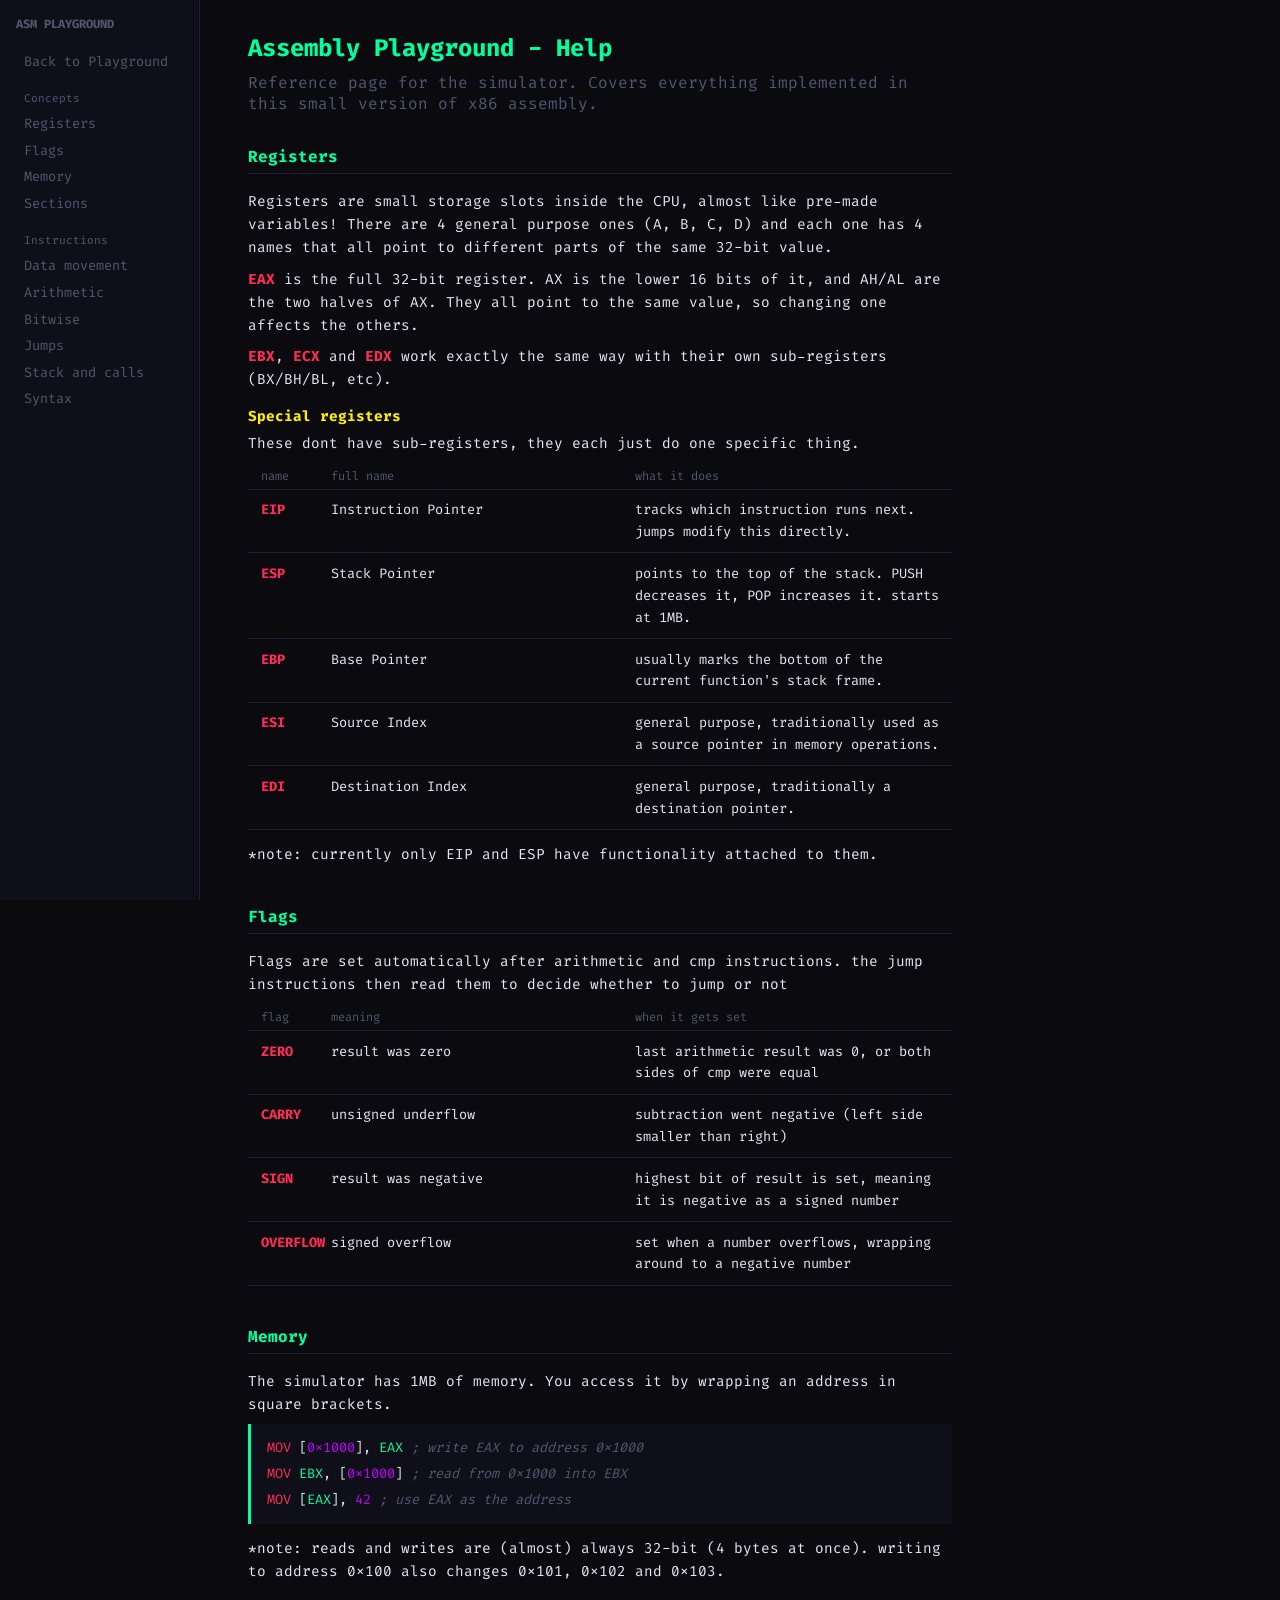
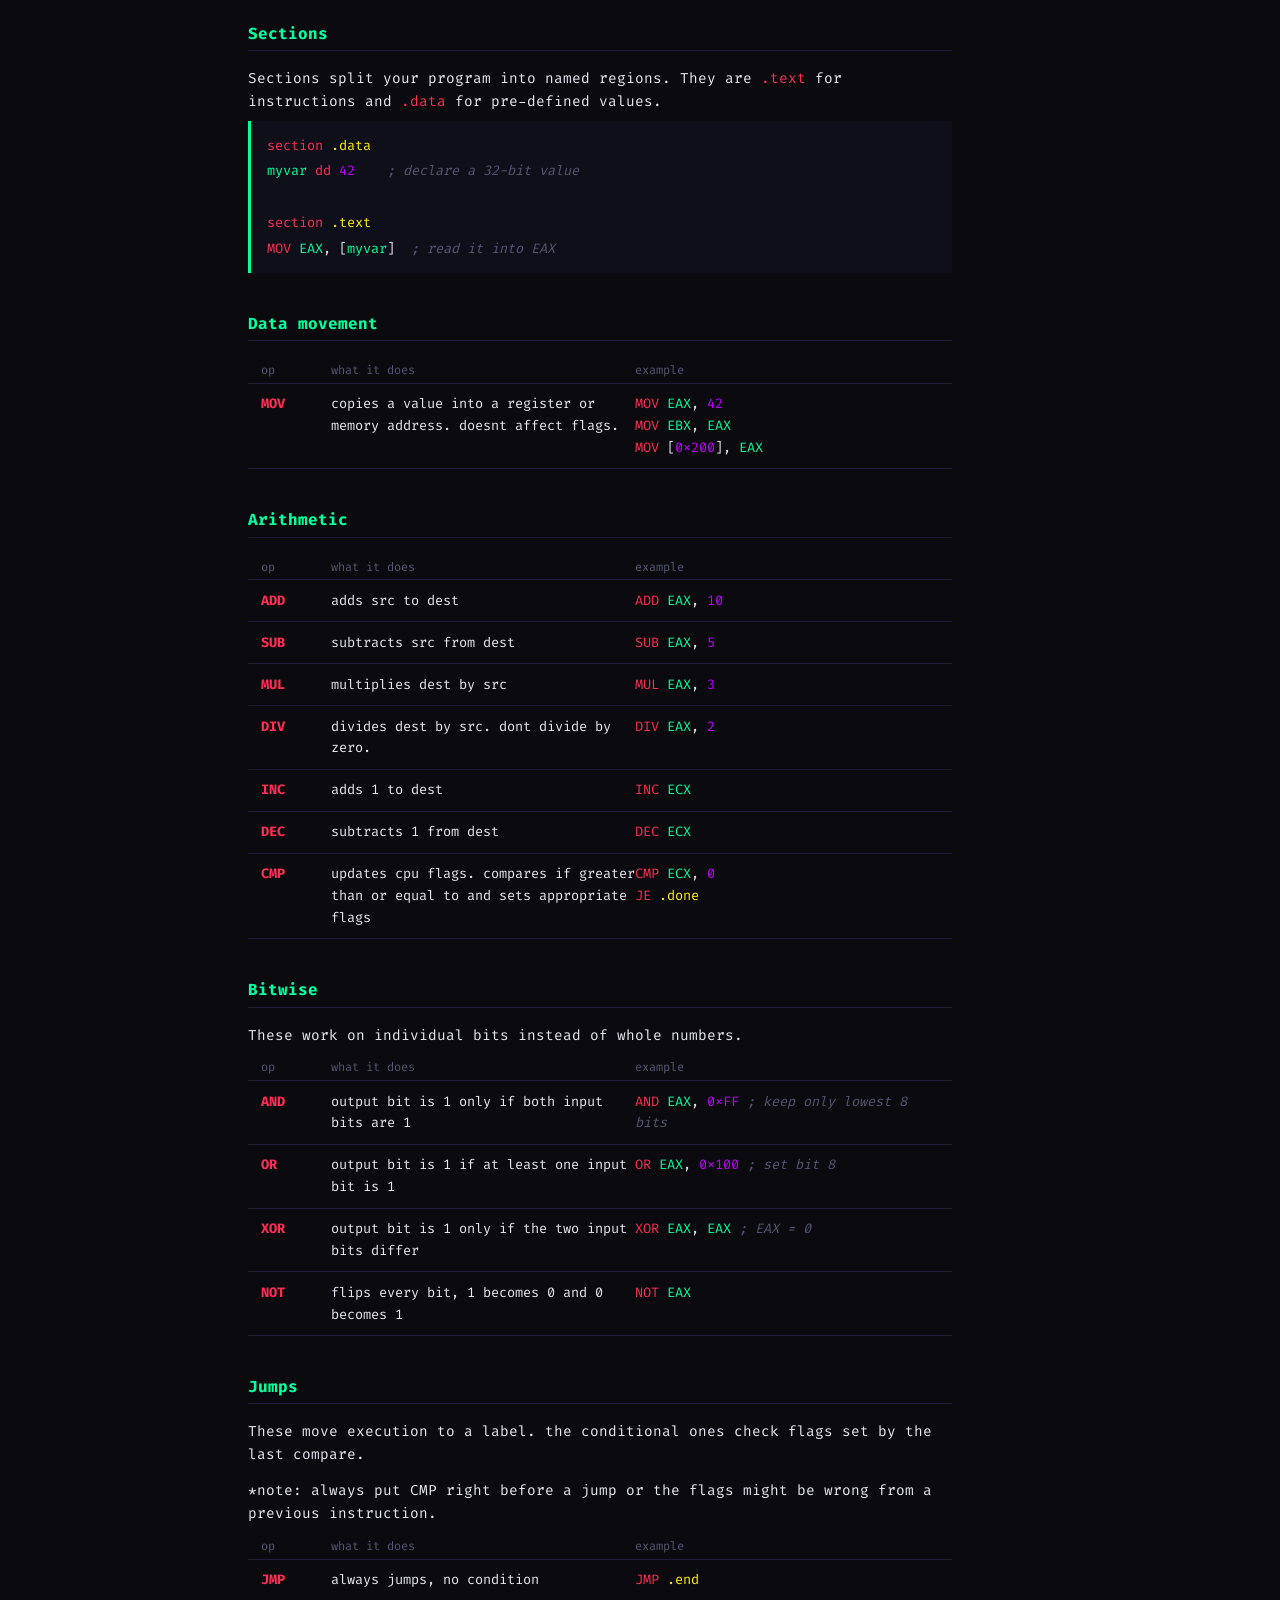
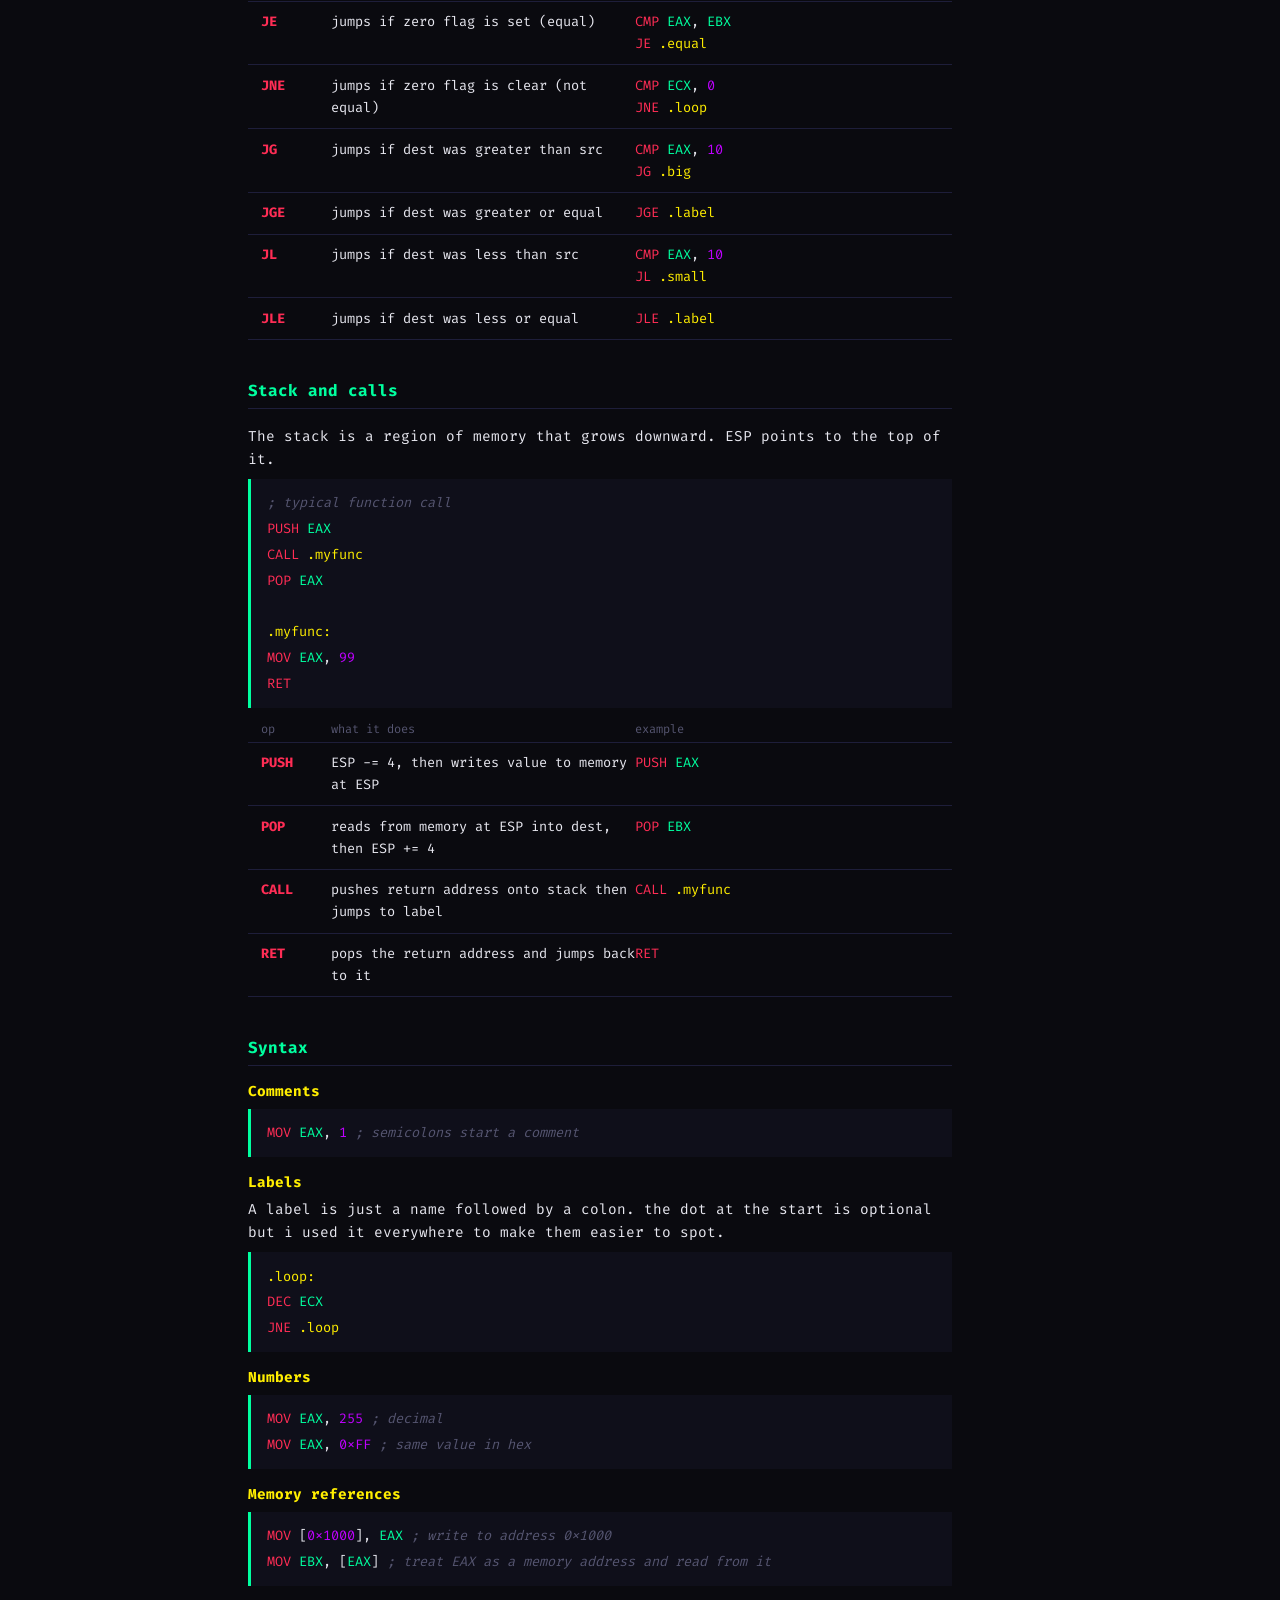
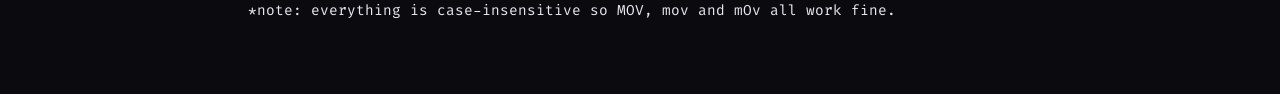
<file: help.html>
<!DOCTYPE html>
<html>
<head>
    <title>Assembly Playground - Help</title>
    <link rel="icon" type="image/x-icon" href="icon.png">
    <link rel="stylesheet" href="css/help.css">

    <!-- import google font -->
    <link href="https://fonts.googleapis.com/css2?family=Fira+Code&display=swap" rel="stylesheet">
</head>
<body>
<div class="page">
    <div class="sidebar">
        <h1>ASM PLAYGROUND</h1>
        <a href="index.html">Back to Playground</a>
        <span class="group">Concepts</span>
        <a href="#registers">Registers</a>
        <a href="#flags">Flags</a>
        <a href="#memory">Memory</a>
        <a href="#sections">Sections</a>
        <span class="group">Instructions</span>
        <a href="#data">Data movement</a>
        <a href="#arithmetic">Arithmetic</a>
        <a href="#bitwise">Bitwise</a>
        <a href="#jumps">Jumps</a>
        <a href="#stack">Stack and calls</a>
        <a href="#syntax">Syntax</a>
    </div>

    <div class="content">
        <h1>Assembly Playground - Help</h1>
        <p>Reference page for the simulator. Covers everything implemented in this small version of x86 assembly.</p>

        <!-- registers -->
        <div class="section" id="registers">
            <h2>Registers</h2>
            <p>Registers are small storage slots inside the CPU, almost like pre-made variables! There are 4 general purpose ones (A, B, C, D) and each one has 4 names that all point to different parts of the same 32-bit value.</p>

            <p><span class="op">EAX</span> is the full 32-bit register. AX is the lower 16 bits of it, and AH/AL are the two halves of AX. They all point to the same value, so changing one affects the others.</p>
            <p><span class="op">EBX</span>, <span class="op">ECX</span> and <span class="op">EDX</span> work exactly the same way with their own sub-registers (BX/BH/BL, etc).</p>

            <h3>Special registers</h3>
            <p>These dont have sub-registers, they each just do one specific thing.</p>

            <div class="row-header">
                <div>name</div><div>full name</div><div>what it does</div>
            </div>
            <div class="row">
                <div class="op">EIP</div>
                <div>Instruction Pointer</div>
                <div>tracks which instruction runs next. jumps modify this directly.</div>
            </div>
            <div class="row">
                <div class="op">ESP</div>
                <div>Stack Pointer</div>
                <div>points to the top of the stack. PUSH decreases it, POP increases it. starts at 1MB.</div>
            </div>
            <div class="row">
                <div class="op">EBP</div>
                <div>Base Pointer</div>
                <div>usually marks the bottom of the current function's stack frame.</div>
            </div>
            <div class="row">
                <div class="op">ESI</div>
                <div>Source Index</div>
                <div>general purpose, traditionally used as a source pointer in memory operations.</div>
            </div>
            <div class="row">
                <div class="op">EDI</div>
                <div>Destination Index</div>
                <div>general purpose, traditionally a destination pointer.</div>
            </div>
            <p class="note">*note: currently only EIP and ESP have functionality attached to them.</p>
        </div>

        <!-- flags -->
        <div class="section" id="flags">
            <h2>Flags</h2>
            <p>Flags are set automatically after arithmetic and cmp instructions. the jump instructions then read them to decide whether to jump or not</p>

            <div class="row-header">
                <div>flag</div><div>meaning</div><div>when it gets set</div>
            </div>
            <div class="row">
                <div class="op">ZERO</div>
                <div>result was zero</div>
                <div>last arithmetic result was 0, or both sides of cmp were equal</div>
            </div>
            <div class="row">
                <div class="op">CARRY</div>
                <div>unsigned underflow</div>
                <div>subtraction went negative (left side smaller than right)</div>
            </div>
            <div class="row">
                <div class="op">SIGN</div>
                <div>result was negative</div>
                <div>highest bit of result is set, meaning it is negative as a signed number</div>
            </div>
            <div class="row">
                <div class="op">OVERFLOW</div>
                <div>signed overflow</div>
                <div>set when a number overflows, wrapping around to a negative number</div>
            </div>
        </div>

        <!-- memory -->
        <div class="section" id="memory">
            <h2>Memory</h2>
            <p>The simulator has 1MB of memory. You access it by wrapping an address in square brackets.</p>

            <div class="code">
                <span class="keyword">MOV</span> [<span class="num">0x1000</span>], <span class="reg">EAX</span>    <span class="comment">; write EAX to address 0x1000</span><br>
                <span class="keyword">MOV</span> <span class="reg">EBX</span>, [<span class="num">0x1000</span>]    <span class="comment">; read from 0x1000 into EBX</span><br>
                <span class="keyword">MOV</span> [<span class="reg">EAX</span>], <span class="num">42</span>         <span class="comment">; use EAX as the address</span>
            </div>

            <p class="note">*note: reads and writes are (almost) always 32-bit (4 bytes at once). writing to address 0x100 also changes 0x101, 0x102 and 0x103.</p>
        </div>

        <!-- sections -->
        <div class="section" id="sections">
            <h2>Sections</h2>
            <p>Sections split your program into named regions. They are <span class="keyword">.text</span> for instructions and <span class="keyword">.data</span> for pre-defined values.</p>

            <div class="code">
                <span class="keyword">section</span> <span class="label">.data</span><br>
                <span class="reg">myvar</span> <span class="keyword">dd</span> <span class="num">42</span>&nbsp;&nbsp;&nbsp;&nbsp;<span class="comment">; declare a 32-bit value</span><br>
                <br>
                <span class="keyword">section</span> <span class="label">.text</span><br>
                <span class="keyword">MOV</span> <span class="reg">EAX</span>, [<span class="reg">myvar</span>]&nbsp;&nbsp;<span class="comment">; read it into EAX</span>
            </div>
        </div>

        <!-- data movement -->
        <div class="section" id="data">
            <h2>Data movement</h2>

            <div class="row-header">
                <div>op</div><div>what it does</div><div>example</div>
            </div>
            <div class="row">
                <div class="op">MOV</div>
                <div>copies a value into a register or memory address. doesnt affect flags.</div>
                <div>
                    <span class="keyword">MOV</span> <span class="reg">EAX</span>, <span class="num">42</span><br>
                    <span class="keyword">MOV</span> <span class="reg">EBX</span>, <span class="reg">EAX</span><br>
                    <span class="keyword">MOV</span> [<span class="num">0x200</span>], <span class="reg">EAX</span>
                </div>
            </div>
        </div>

        <!-- arithmetic -->
        <div class="section" id="arithmetic">
            <h2>Arithmetic</h2>

            <div class="row-header">
                <div>op</div><div>what it does</div><div>example</div>
            </div>
            <div class="row">
                <div class="op">ADD</div>
                <div>adds src to dest</div>
                <div><span class="keyword">ADD</span> <span class="reg">EAX</span>, <span class="num">10</span></div>
            </div>
            <div class="row">
                <div class="op">SUB</div>
                <div>subtracts src from dest</div>
                <div><span class="keyword">SUB</span> <span class="reg">EAX</span>, <span class="num">5</span></div>
            </div>
            <div class="row">
                <div class="op">MUL</div>
                <div>multiplies dest by src</div>
                <div><span class="keyword">MUL</span> <span class="reg">EAX</span>, <span class="num">3</span></div>
            </div>
            <div class="row">
                <div class="op">DIV</div>
                <div>divides dest by src. dont divide by zero.</div>
                <div><span class="keyword">DIV</span> <span class="reg">EAX</span>, <span class="num">2</span></div>
            </div>
            <div class="row">
                <div class="op">INC</div>
                <div>adds 1 to dest</div>
                <div><span class="keyword">INC</span> <span class="reg">ECX</span></div>
            </div>
            <div class="row">
                <div class="op">DEC</div>
                <div>subtracts 1 from dest</div>
                <div><span class="keyword">DEC</span> <span class="reg">ECX</span></div>
            </div>
            <div class="row">
                <div class="op">CMP</div>
                <div>updates cpu flags. compares if greater than or equal to and sets appropriate flags</div>
                <div>
                    <span class="keyword">CMP</span> <span class="reg">ECX</span>, <span class="num">0</span><br>
                    <span class="keyword">JE</span> <span class="label">.done</span>
                </div>
            </div>
        </div>

        <!-- bitwise -->
        <div class="section" id="bitwise">
            <h2>Bitwise</h2>
            <p>These work on individual bits instead of whole numbers.</p>

            <div class="row-header">
                <div>op</div><div>what it does</div><div>example</div>
            </div>
            <div class="row">
                <div class="op">AND</div>
                <div>output bit is 1 only if both input bits are 1</div>
                <div><span class="keyword">AND</span> <span class="reg">EAX</span>, <span class="num">0xFF</span> <span class="comment">; keep only lowest 8 bits</span></div>
            </div>
            <div class="row">
                <div class="op">OR</div>
                <div>output bit is 1 if at least one input bit is 1</div>
                <div><span class="keyword">OR</span> <span class="reg">EAX</span>, <span class="num">0x100</span> <span class="comment">; set bit 8</span></div>
            </div>
            <div class="row">
                <div class="op">XOR</div>
                <div>output bit is 1 only if the two input bits differ</div>
                <div><span class="keyword">XOR</span> <span class="reg">EAX</span>, <span class="reg">EAX</span> <span class="comment">; EAX = 0</span></div>
            </div>
            <div class="row">
                <div class="op">NOT</div>
                <div>flips every bit, 1 becomes 0 and 0 becomes 1</div>
                <div><span class="keyword">NOT</span> <span class="reg">EAX</span></div>
            </div>
        </div>

        <!-- jumps -->
        <div class="section" id="jumps">
            <h2>Jumps</h2>
            <p>These move execution to a label. the conditional ones check flags set by the last compare.</p>
            <p class="note">*note: always put CMP right before a jump or the flags might be wrong from a previous instruction.</p>

            <div class="row-header row-header-gap">
                <div>op</div><div>what it does</div><div>example</div>
            </div>
            <div class="row">
                <div class="op">JMP</div>
                <div>always jumps, no condition</div>
                <div><span class="keyword">JMP</span> <span class="label">.end</span></div>
            </div>
            <div class="row">
                <div class="op">JE</div>
                <div>jumps if zero flag is set (equal)</div>
                <div><span class="keyword">CMP</span> <span class="reg">EAX</span>, <span class="reg">EBX</span><br><span class="keyword">JE</span> <span class="label">.equal</span></div>
            </div>
            <div class="row">
                <div class="op">JNE</div>
                <div>jumps if zero flag is clear (not equal)</div>
                <div><span class="keyword">CMP</span> <span class="reg">ECX</span>, <span class="num">0</span><br><span class="keyword">JNE</span> <span class="label">.loop</span></div>
            </div>
            <div class="row">
                <div class="op">JG</div>
                <div>jumps if dest was greater than src</div>
                <div><span class="keyword">CMP</span> <span class="reg">EAX</span>, <span class="num">10</span><br><span class="keyword">JG</span> <span class="label">.big</span></div>
            </div>
            <div class="row">
                <div class="op">JGE</div>
                <div>jumps if dest was greater or equal</div>
                <div><span class="keyword">JGE</span> <span class="label">.label</span></div>
            </div>
            <div class="row">
                <div class="op">JL</div>
                <div>jumps if dest was less than src</div>
                <div><span class="keyword">CMP</span> <span class="reg">EAX</span>, <span class="num">10</span><br><span class="keyword">JL</span> <span class="label">.small</span></div>
            </div>
            <div class="row">
                <div class="op">JLE</div>
                <div>jumps if dest was less or equal</div>
                <div><span class="keyword">JLE</span> <span class="label">.label</span></div>
            </div>
        </div>

        <!-- stack -->
        <div class="section" id="stack">
            <h2>Stack and calls</h2>
            <p>The stack is a region of memory that grows downward. ESP points to the top of it.</p>

            <div class="code">
                <span class="comment">; typical function call</span><br>
                <span class="keyword">PUSH</span> <span class="reg">EAX</span><br>
                <span class="keyword">CALL</span> <span class="label">.myfunc</span><br>
                <span class="keyword">POP</span> <span class="reg">EAX</span><br>
                <br>
                <span class="label">.myfunc:</span><br>
                <span class="keyword">MOV</span> <span class="reg">EAX</span>, <span class="num">99</span><br>
                <span class="keyword">RET</span>
            </div>

            <div class="row-header">
                <div>op</div><div>what it does</div><div>example</div>
            </div>
            <div class="row">
                <div class="op">PUSH</div>
                <div>ESP -= 4, then writes value to memory at ESP</div>
                <div><span class="keyword">PUSH</span> <span class="reg">EAX</span></div>
            </div>
            <div class="row">
                <div class="op">POP</div>
                <div>reads from memory at ESP into dest, then ESP += 4</div>
                <div><span class="keyword">POP</span> <span class="reg">EBX</span></div>
            </div>
            <div class="row">
                <div class="op">CALL</div>
                <div>pushes return address onto stack then jumps to label</div>
                <div><span class="keyword">CALL</span> <span class="label">.myfunc</span></div>
            </div>
            <div class="row">
                <div class="op">RET</div>
                <div>pops the return address and jumps back to it</div>
                <div><span class="keyword">RET</span></div>
            </div>
        </div>

        <!-- syntax -->
        <div class="section" id="syntax">
            <h2>Syntax</h2>

            <h3>Comments</h3>
            <div class="code">
                <span class="keyword">MOV</span> <span class="reg">EAX</span>, <span class="num">1</span>  <span class="comment">; semicolons start a comment</span>
            </div>

            <h3>Labels</h3>
            <p>A label is just a name followed by a colon. the dot at the start is optional but i used it everywhere to make them easier to spot.</p>
            <div class="code">
                <span class="label">.loop:</span><br>
                <span class="keyword">DEC</span> <span class="reg">ECX</span><br>
                <span class="keyword">JNE</span> <span class="label">.loop</span>
            </div>

            <h3>Numbers</h3>
            <div class="code">
                <span class="keyword">MOV</span> <span class="reg">EAX</span>, <span class="num">255</span>   <span class="comment">; decimal</span><br>
                <span class="keyword">MOV</span> <span class="reg">EAX</span>, <span class="num">0xFF</span>  <span class="comment">; same value in hex</span>
            </div>

            <h3>Memory references</h3>
            <div class="code">
                <span class="keyword">MOV</span> [<span class="num">0x1000</span>], <span class="reg">EAX</span>  <span class="comment">; write to address 0x1000</span><br>
                <span class="keyword">MOV</span> <span class="reg">EBX</span>, [<span class="reg">EAX</span>]    <span class="comment">; treat EAX as a memory address and read from it</span>
            </div>

            <p class="note">*note: everything is case-insensitive so MOV, mov and mOv all work fine.</p>
        </div>
    </div>
</div>
</body>
</html>
</file>
<file: css/help.css>
:root {
    --bg: #0a0a0f;
    --panel: #0f0f1a;
    --border: #1e1e3a;
    --accent: #00ff9f;
    --error: #ff2d55;
    --text: #e8e8f0;
    --muted: #555570;
    --purple: #bf00ff;
    --yellow: #ffee00;
    --orange: #ff9f00;
}

* {
    box-sizing: border-box;
    margin: 0;
    padding: 0;
}

body {
    background: var(--bg);
    color: var(--text);
    font-family: 'Fira Code', monospace;
}

.page {
    display: grid;
    grid-template-columns: 200px 1fr;
    min-height: 100vh;
}

.sidebar {
    background: var(--panel);
    border-right: 1px solid var(--border);
    padding: 1rem;
    position: sticky;
    top: 0;
    height: 100vh;
}

.sidebar h1 {
    font-size: 0.75rem;
    color: var(--muted);
    margin-bottom: 1rem;
}

.sidebar a {
    display: block;
    padding: 0.3rem 0.5rem;
    color: var(--muted);
    font-size: 0.85rem;
    text-decoration: none;
}

.sidebar a:hover {
    color: var(--text);
}

.sidebar .group {
    display: block;
    font-size: 0.7rem;
    color: var(--muted);
    margin: 1rem 0 0.3rem 0.5rem;
}

.content {
    padding: 2rem 3rem;
    max-width: 800px;
}

.content h1 {
    font-size: 1.5rem;
    color: var(--accent);
    margin-bottom: 0.5rem;
}

.content > p {
    color: var(--muted);
    margin-bottom: 2rem;
}

.section {
    margin-bottom: 2.5rem;
}

.section h2 {
    color: var(--accent);
    font-size: 1rem;
    border-bottom: 1px solid var(--border);
    padding-bottom: 0.4rem;
    margin-bottom: 1rem;
}

.section h3 {
    color: var(--yellow);
    font-size: 0.9rem;
    margin: 1rem 0 0.4rem;
}

.section p {
    color: var(--text);
    font-size: 0.9rem;
    line-height: 1.6;
    margin-bottom: 0.5rem;
}

.row-header {
    display: grid;
    grid-template-columns: 70px 1fr 1fr;
    padding: 0.3rem 0.8rem;
    font-size: 0.75rem;
    color: var(--muted);
    border-bottom: 1px solid var(--border);
}

.row {
    display: grid;
    grid-template-columns: 70px 1fr 1fr;
    padding: 0.6rem 0.8rem;
    border-bottom: 1px solid var(--border);
    font-size: 0.85rem;
    line-height: 1.6;
}

.row:hover {
    background-color: var(--panel);
}

.code {
    background: var(--panel);
    border-left: 3px solid var(--accent);
    padding: 0.7rem 1rem;
    font-size: 0.85rem;
    line-height: 1.9;
    margin: 0.5rem 0;
}

/* syntax colors */
.keyword  { 
    color: var(--error); 
}

.reg { 
    color: var(--accent); 
}

.num { 
    color: var(--purple); 
}

.label { 
    color: var(--yellow); 
}

.comment { 
    color: var(--muted); font-style: italic; 
}

.op  { 
    color: var(--error); font-weight: bold; 
}

.row-header-gap {
    margin-top: 0.5rem;
}

.note {
    margin-top: 0.8rem;
}
</file>
